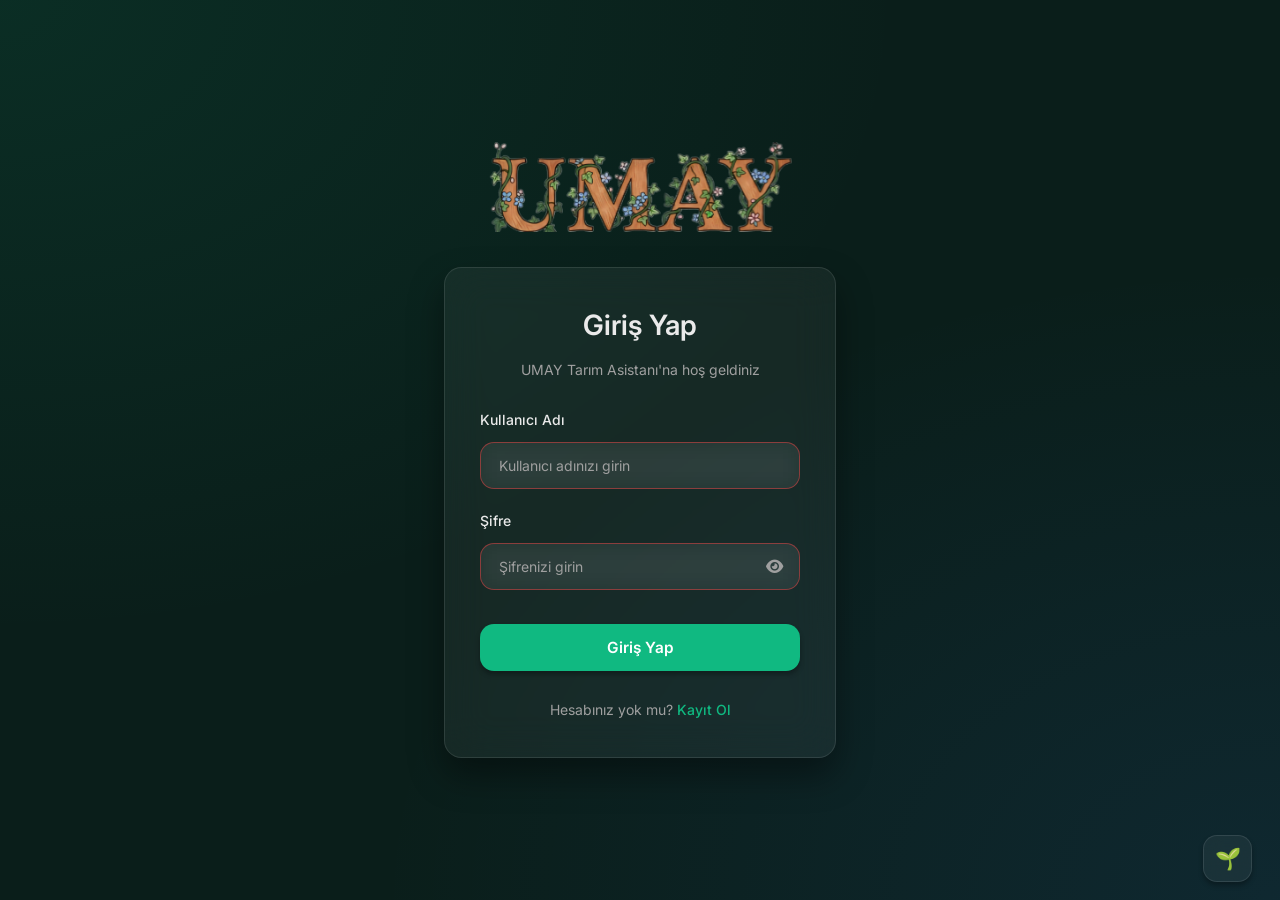
<file: Frontend/login.html>
<!DOCTYPE html>
<html lang="tr">
<head>
    <meta charset="UTF-8">
    <meta name="viewport" content="width=device-width, initial-scale=1.0">
    <title>Giriş Yap - UMAY</title>
    <meta name="description" content="UMAY Tarım Asistanı - Giriş Yap">
    <meta name="theme-color" content="#0a1e1a">
    
    <!-- Fonts -->
    <link rel="preconnect" href="https://fonts.googleapis.com">
    <link rel="preconnect" href="https://fonts.gstatic.com" crossorigin>
    <link href="https://fonts.googleapis.com/css2?family=Inter:wght@300;400;500;600;700&display=swap" rel="stylesheet">
    
    <!-- Font Awesome Icons -->
    <link rel="stylesheet" href="https://cdnjs.cloudflare.com/ajax/libs/font-awesome/6.5.1/css/all.min.css" integrity="sha512-DTOQO9RWCH3ppGqcWaEA1BIZOC6xxalwEsw9c2QQeAIftl+Vegovlnee1c9QX4TctnWMn13TZye+giMm8e2LwA==" crossorigin="anonymous" referrerpolicy="no-referrer" />
    
    <!-- Styles - Modüler yapı -->
    <link rel="stylesheet" href="static/css/themes.css">
    <link rel="stylesheet" href="static/css/main.css">
    <link rel="stylesheet" href="static/css/animations.css">
    <link rel="stylesheet" href="static/css/responsive.css">
    <link rel="stylesheet" href="static/css/auth.css">
</head>
<body>
    <!-- Ana kapsayıcı -->
    <div class="auth-container">
        <!-- Tema Butonu -->
        <button id="themeToggle" class="theme-btn-top" title="Tema Değiştir">
            <span class="theme-icon">🎨</span>
        </button>
        
        <!-- UMAY Logo -->
        <img src="static/img/UMAY.png" alt="UMAY" class="auth-logo">
        
        <!-- Login Form -->
        <div class="auth-form glass-card">
            <h2 class="auth-title">Giriş Yap</h2>
            <p class="auth-subtitle">UMAY Tarım Asistanı'na hoş geldiniz</p>
            
            <form id="loginForm" class="auth-form-content">
                <div class="form-group">
                    <label for="username" class="form-label">Kullanıcı Adı</label>
                    <input 
                        type="text" 
                        id="username" 
                        name="username" 
                        class="form-input" 
                        placeholder="Kullanıcı adınızı girin"
                        required
                        autocomplete="username"
                    >
                </div>
                
                <div class="form-group">
                    <label for="password" class="form-label">Şifre</label>
                    <div class="password-input-wrapper">
                        <input 
                            type="password" 
                            id="password" 
                            name="password" 
                            class="form-input" 
                            placeholder="Şifrenizi girin"
                            required
                            autocomplete="current-password"
                        >
                        <button type="button" class="password-toggle" id="passwordToggle" aria-label="Şifreyi göster/gizle">
                            <i class="fas fa-eye eye-icon"></i>
                        </button>
                    </div>
                </div>
                
                <div id="errorMessage" class="error-message" style="display: none;"></div>
                
                <button type="submit" class="auth-btn" id="loginBtn">
                    <span id="loginBtnText">Giriş Yap</span>
                    <span id="loginBtnLoader" class="btn-loader" style="display: none;">⏳</span>
                </button>
            </form>
            
            <div class="auth-footer">
                <p>Hesabınız yok mu? <a href="register.html" class="auth-link">Kayıt Ol</a></p>
            </div>
        </div>
    </div>
    
    <!-- Javascript - Modüler yapı -->
    <script src="static/js/utils.js"></script>
    <script src="static/js/api.js"></script>
    <script src="static/js/auth.js"></script>
</body>
</html>
</file>
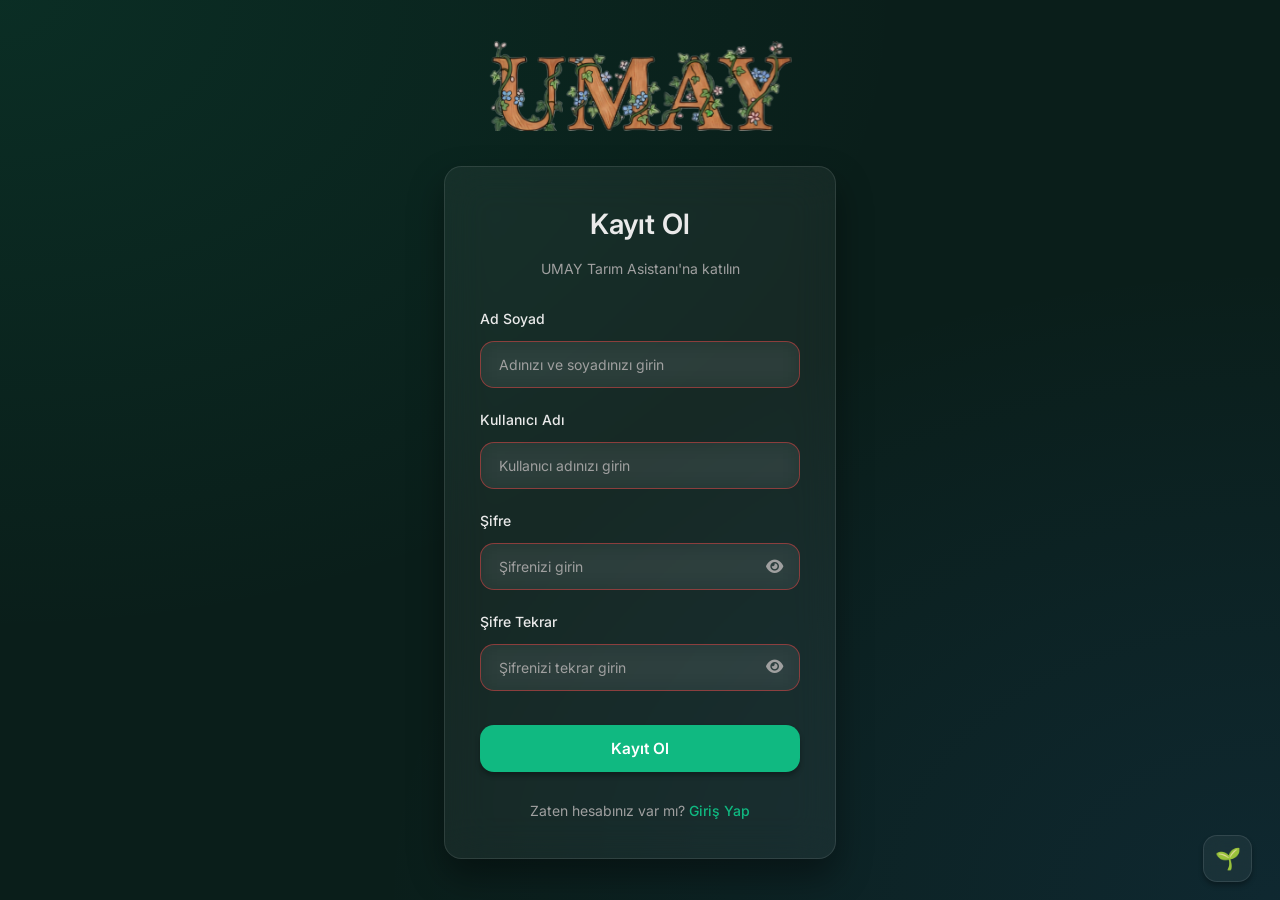
<file: Frontend/register.html>
<!DOCTYPE html>
<html lang="tr">
<head>
    <meta charset="UTF-8">
    <meta name="viewport" content="width=device-width, initial-scale=1.0">
    <title>Kayıt Ol - UMAY</title>
    <meta name="description" content="UMAY Tarım Asistanı - Kayıt Ol">
    <meta name="theme-color" content="#0a1e1a">
    
    <!-- Fonts -->
    <link rel="preconnect" href="https://fonts.googleapis.com">
    <link rel="preconnect" href="https://fonts.gstatic.com" crossorigin>
    <link href="https://fonts.googleapis.com/css2?family=Inter:wght@300;400;500;600;700&display=swap" rel="stylesheet">
    
    <!-- Font Awesome Icons -->
    <link rel="stylesheet" href="https://cdnjs.cloudflare.com/ajax/libs/font-awesome/6.5.1/css/all.min.css" integrity="sha512-DTOQO9RWCH3ppGqcWaEA1BIZOC6xxalwEsw9c2QQeAIftl+Vegovlnee1c9QX4TctnWMn13TZye+giMm8e2LwA==" crossorigin="anonymous" referrerpolicy="no-referrer" />
    
    <!-- Styles - Modüler yapı -->
    <link rel="stylesheet" href="static/css/themes.css">
    <link rel="stylesheet" href="static/css/main.css">
    <link rel="stylesheet" href="static/css/animations.css">
    <link rel="stylesheet" href="static/css/responsive.css">
    <link rel="stylesheet" href="static/css/auth.css">
</head>
<body>
    <!-- Ana kapsayıcı -->
    <div class="auth-container">
        <!-- Tema Butonu -->
        <button id="themeToggle" class="theme-btn-top" title="Tema Değiştir">
            <span class="theme-icon">🎨</span>
        </button>
        
        <!-- UMAY Logo -->
        <img src="static/img/UMAY.png" alt="UMAY" class="auth-logo">
        
        <!-- Register Form -->
        <div class="auth-form glass-card">
            <h2 class="auth-title">Kayıt Ol</h2>
            <p class="auth-subtitle">UMAY Tarım Asistanı'na katılın</p>
            
            <form id="registerForm" class="auth-form-content">
                <div class="form-group">
                    <label for="full_name" class="form-label">Ad Soyad</label>
                    <input 
                        type="text" 
                        id="full_name" 
                        name="full_name" 
                        class="form-input" 
                        placeholder="Adınızı ve soyadınızı girin"
                        required
                        autocomplete="name"
                    >
                </div>
                
                <div class="form-group">
                    <label for="username" class="form-label">Kullanıcı Adı</label>
                    <input 
                        type="text" 
                        id="username" 
                        name="username" 
                        class="form-input" 
                        placeholder="Kullanıcı adınızı girin"
                        required
                        autocomplete="username"
                    >
                </div>
                
                <div class="form-group">
                    <label for="password" class="form-label">Şifre</label>
                    <div class="password-input-wrapper">
                        <input 
                            type="password" 
                            id="password" 
                            name="password" 
                            class="form-input" 
                            placeholder="Şifrenizi girin"
                            required
                            autocomplete="new-password"
                            minlength="6"
                        >
                        <button type="button" class="password-toggle" id="passwordToggle" aria-label="Şifreyi göster/gizle">
                            <i class="fas fa-eye eye-icon"></i>
                        </button>
                    </div>
                </div>
                
                <div class="form-group">
                    <label for="confirmPassword" class="form-label">Şifre Tekrar</label>
                    <div class="password-input-wrapper">
                        <input 
                            type="password" 
                            id="confirmPassword" 
                            name="confirmPassword" 
                            class="form-input" 
                            placeholder="Şifrenizi tekrar girin"
                            required
                            autocomplete="new-password"
                            minlength="6"
                        >
                        <button type="button" class="password-toggle" id="confirmPasswordToggle" aria-label="Şifreyi göster/gizle">
                            <i class="fas fa-eye eye-icon"></i>
                        </button>
                    </div>
                </div>
                
                <div id="errorMessage" class="error-message" style="display: none;"></div>
                
                <button type="submit" class="auth-btn" id="registerBtn">
                    <span id="registerBtnText">Kayıt Ol</span>
                    <span id="registerBtnLoader" class="btn-loader" style="display: none;">⏳</span>
                </button>
            </form>
            
            <div class="auth-footer">
                <p>Zaten hesabınız var mı? <a href="login.html" class="auth-link">Giriş Yap</a></p>
            </div>
        </div>
    </div>
    
    <!-- Javascript - Modüler yapı -->
    <script src="static/js/utils.js"></script>
    <script src="static/js/api.js"></script>
    <script src="static/js/auth.js"></script>
</body>
</html>
</file>
<file: Frontend/static/css/themes.css>
/* Tema stilleri - Default, Dark ve Light temalar */

/* CSS Variables - Yeni Renk Paleti */
/* Default Theme (Yeşil - Mevcut Tema) */
:root,
[data-theme="default"] {
    /* Arka Plan - Koyu Lacivert/Yeşil */
    --bg-primary: #0a1e1a;
    --bg-secondary: #0f2d26;
    --bg-chat: #0d241f;
    --bg-glass: rgba(255, 255, 255, 0.05);
    --bg-glass-hover: rgba(255, 255, 255, 0.08);
    
    /* Metin Renkleri */
    --text-primary: #EAEAEA;
    --text-secondary: #A0A0A0;
    --text-muted: #6b7280;
    
    /* Tema Rengi - Yeşil */
    --accent: #10b981;
    --accent-hover: #059669;
    --accent-light: rgba(16, 185, 129, 0.2);
    
    /* Border ve Shadow - Responsive */
    --border-color: rgba(255, 255, 255, 0.1);
    --shadow: 0 0.25rem 0.375rem rgba(0, 0, 0, 0.3);
    --shadow-lg: 0 1.25rem 2.5rem rgba(0, 0, 0, 0.4);
    --shadow-xl: 0 1.5625rem 3.125rem rgba(0, 0, 0, 0.5);
    
    /* Input */
    --input-bg: rgba(255, 255, 255, 0.05);
    --input-border: rgba(255, 255, 255, 0.15);
    
    /* Mesaj Renkleri */
    --message-user: #3b82f6;
    --message-bot: rgba(255, 255, 255, 0.08);
    --message-text: #EAEAEA;
    
    /* Köşe Yuvarlaklığı - Responsive */
    --radius-sm: 0.75rem;
    --radius-md: 1rem;
    --radius-lg: 1.25rem;
}

/* Dark Theme (Saf Siyah) */
[data-theme="dark"] {
    --bg-primary: #000000;
    --bg-secondary: #1a1a1a;
    --bg-chat: #0f0f0f;
    --bg-glass: rgba(255, 255, 255, 0.03);
    --bg-glass-hover: rgba(255, 255, 255, 0.06);
    
    --text-primary: #FFFFFF;
    --text-secondary: #B0B0B0;
    --text-muted: #808080;
    
    --accent: #6b7280;
    --accent-hover: #4b5563;
    --accent-light: rgba(107, 114, 128, 0.2);
    
    --border-color: rgba(255, 255, 255, 0.08);
    --shadow: 0 4px 6px rgba(0, 0, 0, 0.5);
    --shadow-lg: 0 20px 40px rgba(0, 0, 0, 0.6);
    --shadow-xl: 0 25px 50px rgba(0, 0, 0, 0.7);
    
    --input-bg: rgba(255, 255, 255, 0.03);
    --input-border: rgba(255, 255, 255, 0.1);
    
    --message-user: #3b82f6;
    --message-bot: rgba(255, 255, 255, 0.05);
    --message-text: #FFFFFF;
}

/* Light Theme (Açık) */
[data-theme="light"] {
    --bg-primary: #f5f5f5;
    --bg-secondary: #ffffff;
    --bg-chat: #fafafa;
    --bg-glass: rgba(255, 255, 255, 0.8);
    --bg-glass-hover: rgba(255, 255, 255, 0.9);
    
    --text-primary: #1a1a1a;
    --text-secondary: #4b5563;
    --text-muted: #6b7280;
    
    --accent: #10b981;
    --accent-hover: #059669;
    --accent-light: rgba(16, 185, 129, 0.15);
    
    --border-color: rgba(0, 0, 0, 0.1);
    --shadow: 0 4px 6px rgba(0, 0, 0, 0.1);
    --shadow-lg: 0 20px 40px rgba(0, 0, 0, 0.15);
    --shadow-xl: 0 25px 50px rgba(0, 0, 0, 0.2);
    
    --input-bg: rgba(255, 255, 255, 0.9);
    --input-border: rgba(0, 0, 0, 0.2);
    
    --message-user: #3b82f6;
    --message-bot: rgba(0, 0, 0, 0.05);
    --message-text: #1a1a1a;
}
</file>
<file: Frontend/static/css/main.css>
/* ===== MODERN GLASSMORPHISM TASARIM ===== */
/* Ana stiller - Reset, base, components */

/* Reset */
* {
    margin: 0;
    padding: 0;
    box-sizing: border-box;
}

/* Base Styles - Responsive Font Size */
html {
    font-size: clamp(14px, 1vw, 18px); /* Responsive font size: min 14px, ideal 1vw, max 18px */
    scroll-behavior: smooth;
}

body {
    font-family: 'Inter', -apple-system, BlinkMacSystemFont, 'Segoe UI', Roboto, sans-serif;
    background: var(--bg-primary);
    background-image: 
        radial-gradient(at 0% 0%, rgba(16, 185, 129, 0.1) 0%, transparent 50%),
        radial-gradient(at 100% 100%, rgba(59, 130, 246, 0.1) 0%, transparent 50%);
    color: var(--text-primary);
    line-height: 1.6;
    overflow-x: hidden;
    transition: all 0.3s ease;
    min-height: 100vh;
}

/* Glassmorphism Effect */
.glass-card {
    background: var(--bg-glass);
    backdrop-filter: blur(20px);
    -webkit-backdrop-filter: blur(20px);
    border: 1px solid var(--border-color);
    box-shadow: var(--shadow-lg);
    transition: all 0.3s ease;
}

.glass-card:hover {
    background: var(--bg-glass-hover);
    box-shadow: var(--shadow-xl);
    transform: translateY(-2px);
}

/* App Container */
.app-container {
    min-height: 100vh;
    display: flex;
    flex-direction: column;
    background: var(--bg-primary);
    position: relative;
    padding: clamp(0.5rem, 1.5vh, 1rem) clamp(1rem, 3vw, 2rem) clamp(1rem, 3vh, 2rem);
    align-items: center;
}

/* Main Logo */
.main-logo {
    height: clamp(8vh, 9.6vw, 12vh);
    width: auto;
    object-fit: contain;
    margin: clamp(0.5rem, 1vh, 1rem) auto clamp(0.75rem, 2vh, 1rem);
    animation: fadeInDown 0.6s ease;
    z-index: 1;
}

/* Top Buttons Container */
.top-buttons {
    position: fixed;
    top: clamp(1rem, 2vh, 1.5rem);
    right: clamp(1rem, 3vw, 2rem);
    display: flex;
    align-items: center;
    gap: clamp(0.5rem, 1.2vw, 0.75rem);
    z-index: 1000;
}

.theme-btn-top {
    position: fixed;
    bottom: clamp(1rem, 2vh, 1.5rem);
    right: clamp(1rem, 3vw, 2rem);
    z-index: 1000;
    background: var(--bg-glass);
    border: 1px solid var(--border-color);
    cursor: pointer;
    padding: clamp(0.5rem, 1.2vw, 0.75rem);
    border-radius: var(--radius-md);
    transition: all 0.3s ease;
    color: var(--text-secondary);
    backdrop-filter: blur(10px);
    box-shadow: var(--shadow);
}

.theme-btn-top:hover {
    background: var(--bg-glass-hover);
    color: var(--text-primary);
    transform: rotate(15deg);
    box-shadow: var(--shadow);
}

.theme-btn-top .theme-icon {
    font-size: clamp(1.2rem, 2.5vw, 1.5rem);
}

/* Top Buttons Container */
.top-buttons {
    position: fixed;
    top: clamp(1rem, 2vh, 1.5rem);
    right: clamp(1rem, 3vw, 2rem);
    display: flex;
    align-items: center;
    gap: clamp(0.5rem, 1.2vw, 0.75rem);
    z-index: 1000;
}

/* Auth Buttons */
.auth-buttons {
    display: flex;
    align-items: center;
    gap: clamp(0.5rem, 1.2vw, 0.75rem);
}

.auth-btn-top {
    background: var(--bg-glass);
    border: 1px solid var(--border-color);
    cursor: pointer;
    padding: clamp(0.5rem, 1.2vw, 0.75rem) clamp(0.75rem, 2vw, 1rem);
    border-radius: var(--radius-md);
    transition: all 0.3s ease;
    color: var(--text-primary);
    text-decoration: none;
    font-size: clamp(0.85rem, 1.8vw, 0.95rem);
    font-weight: 500;
    backdrop-filter: blur(10px);
    display: inline-block;
}

.auth-btn-top:hover {
    background: var(--bg-glass-hover);
    color: var(--text-primary);
    transform: translateY(-2px);
    box-shadow: var(--shadow);
}

.auth-btn-top.register-btn {
    background: var(--accent);
    color: white;
    border-color: var(--accent);
}

.auth-btn-top.register-btn:hover {
    background: var(--accent-hover);
    border-color: var(--accent-hover);
}

.auth-btn-top.logout-btn {
    background: rgba(239, 68, 68, 0.1);
    border-color: rgba(239, 68, 68, 0.3);
    color: #ef4444;
}

.auth-btn-top.logout-btn:hover {
    background: rgba(239, 68, 68, 0.2);
    border-color: rgba(239, 68, 68, 0.5);
}

/* User Info */
.user-info {
    display: flex;
    align-items: center;
    gap: clamp(0.5rem, 1.2vw, 0.75rem);
}

.user-name {
    color: var(--text-primary);
    font-size: clamp(0.85rem, 1.8vw, 0.95rem);
    font-weight: 500;
    padding: clamp(0.5rem, 1.2vw, 0.75rem) clamp(0.75rem, 2vw, 1rem);
    background: var(--bg-glass);
    border: 1px solid var(--border-color);
    border-radius: var(--radius-md);
    backdrop-filter: blur(10px);
}

/* Panels Container */
.panels-container {
    display: flex;
    gap: clamp(1rem, 2vw, 1.5rem);
    width: min(95vw, 96.25rem); /* 1540px = 96.25rem */
    max-width: 96.25rem;
    align-items: stretch;
    justify-content: center;
    margin-top: clamp(1rem, 3vh, 2rem);
}

/* Sidebar Toggle Button */
.sidebar-toggle {
    position: fixed;
    top: clamp(0.75rem, 1.5vh, 1rem);
    left: clamp(0.75rem, 1.5vw, 1rem);
    z-index: 1000;
    background: var(--accent);
    border: none;
    border-radius: var(--radius-md);
    width: clamp(2.5rem, 5vw, 2.8125rem);
    height: clamp(2.5rem, 5vw, 2.8125rem);
    display: flex;
    align-items: center;
    justify-content: center;
    cursor: pointer;
    transition: all 0.3s ease;
    color: white;
    box-shadow: var(--shadow);
    backdrop-filter: blur(10px);
}

.sidebar-toggle:hover {
    background: var(--accent-hover);
    transform: scale(1.1);
    box-shadow: var(--shadow-lg);
}

.sidebar-icon {
    font-size: clamp(1rem, 2.2vw, 1.3rem);
}

/* Chat Sidebar */
.chat-sidebar {
    position: fixed;
    top: 0;
    left: clamp(-20rem, -80vw, -320px);
    width: clamp(17.5rem, 80vw, 20rem);
    height: 100vh;
    background: var(--bg-glass);
    backdrop-filter: blur(20px);
    -webkit-backdrop-filter: blur(20px);
    border-right: 1px solid var(--border-color);
    display: flex;
    flex-direction: column;
    overflow-y: auto;
    transition: left 0.3s ease;
    z-index: 999;
    box-shadow: var(--shadow-xl);
    /* Özel scrollbar stilleri */
    scrollbar-width: thin;
    scrollbar-color: var(--accent) transparent;
}

.chat-sidebar::-webkit-scrollbar {
    width: clamp(0.25rem, 0.5vw, 0.375rem);
}

.chat-sidebar::-webkit-scrollbar-track {
    background: transparent;
}

.chat-sidebar::-webkit-scrollbar-thumb {
    background: var(--accent);
    border-radius: clamp(0.125rem, 0.3vw, 0.1875rem);
}

.chat-sidebar::-webkit-scrollbar-thumb:hover {
    background: var(--accent-hover);
}

.chat-sidebar.open {
    left: 0;
}

/* Sidebar açıldığında toggle butonunu gizle */
body.sidebar-open .sidebar-toggle {
    opacity: 0;
    pointer-events: none;
    transform: scale(0.8);
    transition: opacity 0.3s ease, transform 0.3s ease;
}

.chat-header-sidebar {
    padding: clamp(1rem, 2.5vw, 1.5rem);
    border-bottom: 1px solid var(--border-color);
    background: var(--bg-glass);
}

.chat-header-title {
    display: flex;
    align-items: center;
    justify-content: space-between;
    margin-bottom: clamp(0.75rem, 1.5vh, 1rem);
}

.chat-header-sidebar h3 {
    font-size: clamp(1rem, 2.2vw, 1.25rem);
    font-weight: 600;
    color: var(--text-primary);
    margin: 0;
}

.close-sidebar-btn {
    background: transparent;
    border: none;
    cursor: pointer;
    padding: clamp(0.375rem, 0.8vw, 0.5rem);
    border-radius: var(--radius-sm);
    transition: all 0.2s ease;
    color: var(--text-secondary);
    display: flex;
    align-items: center;
    justify-content: center;
    width: clamp(1.75rem, 3.5vw, 2rem);
    height: clamp(1.75rem, 3.5vw, 2rem);
}

.close-sidebar-btn:hover {
    background: var(--bg-glass-hover);
    color: var(--text-primary);
    transform: scale(1.1);
}

.close-sidebar-btn i {
    font-size: clamp(0.9rem, 1.8vw, 1rem);
}

.new-chat-btn {
    width: 100%;
    padding: clamp(0.75rem, 1.5vw, 0.875rem);
    background: var(--accent);
    color: white;
    border: none;
    border-radius: var(--radius-md);
    font-size: clamp(0.85rem, 1.8vw, 0.95rem);
    font-weight: 500;
    cursor: pointer;
    transition: all 0.2s ease;
    box-shadow: var(--shadow);
}

.new-chat-btn:hover {
    background: var(--accent-hover);
    transform: translateY(-2px);
    box-shadow: var(--shadow-lg);
}

.chat-list {
    flex: 1;
    padding: clamp(0.75rem, 1.5vw, 1rem);
}

.chat-item {
    padding: clamp(0.75rem, 1.5vw, 1rem);
    margin-bottom: clamp(0.5rem, 1vh, 0.75rem);
    background: var(--bg-glass);
    backdrop-filter: blur(10px);
    border-radius: var(--radius-md);
    cursor: pointer;
    transition: all 0.3s ease;
    border: 1px solid transparent;
    display: flex;
    align-items: center;
    justify-content: space-between;
    gap: clamp(0.375rem, 0.8vw, 0.5rem);
    animation: slideInLeft 0.4s ease backwards;
}

.chat-item:hover {
    background: var(--bg-glass-hover);
    border-color: var(--border-color);
    transform: translateX(4px) scale(1.02);
    box-shadow: var(--shadow);
}

.chat-content {
    flex: 1;
    min-width: 0;
}

.chat-title {
    font-size: clamp(0.85rem, 1.8vw, 0.95rem);
    font-weight: 500;
    color: var(--text-primary);
    margin-bottom: clamp(0.125rem, 0.3vh, 0.25rem);
    white-space: nowrap;
    overflow: hidden;
    text-overflow: ellipsis;
}

.chat-time {
    font-size: clamp(0.65rem, 1.4vw, 0.75rem);
    color: var(--text-secondary);
}

.delete-chat-btn {
    background: none;
    border: none;
    cursor: pointer;
    padding: clamp(0.375rem, 0.8vw, 0.5rem);
    border-radius: var(--radius-sm);
    color: var(--text-secondary);
    transition: all 0.2s ease;
    opacity: 0;
    transform: scale(0.8);
}

.chat-item:hover .delete-chat-btn {
    opacity: 1;
    transform: scale(1);
}

.delete-chat-btn:hover {
    background: rgba(239, 68, 68, 0.2);
    color: #ef4444;
    transform: scale(1.1);
}

/* Info Panels */
.info-panel {
    width: min(26.4vw, 20.9rem); /* %10 büyütülmüş: 24vw*1.1=26.4vw, 19rem*1.1=20.9rem */
    height: min(80vh, 37.5rem);
    max-width: 20.9rem; /* %10 büyütülmüş: 19rem*1.1=20.9rem */
    max-height: 37.5rem;
    display: flex;
    flex-direction: column;
    overflow: hidden;
    border-radius: var(--radius-lg);
    flex-shrink: 0;
    animation: fadeInUp 0.6s ease backwards;
    position: relative;
}

/* Kilitli panel overlay */
.info-panel.locked {
    opacity: 0.6;
    pointer-events: none;
}

.info-panel.locked .panel-lock-overlay {
    position: absolute;
    top: 0;
    left: 0;
    right: 0;
    bottom: 0;
    background: rgba(0, 0, 0, 0.7);
    backdrop-filter: blur(10px);
    -webkit-backdrop-filter: blur(10px);
    display: flex;
    align-items: center;
    justify-content: center;
    z-index: 10;
    border-radius: var(--radius-lg);
    pointer-events: auto;
}

.panel-lock-overlay .lock-content {
    text-align: center;
    color: var(--text-primary);
    padding: clamp(1rem, 2vw, 1.5rem);
}

.panel-lock-overlay .lock-content i {
    font-size: clamp(2rem, 4vw, 3rem);
    color: var(--accent);
    margin-bottom: clamp(0.5rem, 1vw, 0.75rem);
    display: block;
}

.panel-lock-overlay .lock-content p {
    font-size: clamp(0.9rem, 1.8vw, 1.1rem);
    margin-bottom: clamp(0.75rem, 1.5vw, 1rem);
    color: var(--text-secondary);
}

.panel-lock-overlay .lock-login-btn {
    display: inline-block;
    padding: clamp(0.5rem, 1vw, 0.75rem) clamp(1rem, 2vw, 1.5rem);
    background: var(--accent);
    color: var(--text-primary);
    text-decoration: none;
    border-radius: var(--radius-md);
    font-size: clamp(0.85rem, 1.7vw, 1rem);
    font-weight: 500;
    transition: all 0.3s ease;
    border: 1px solid var(--accent);
}

.panel-lock-overlay .lock-login-btn:hover {
    background: var(--accent-hover);
    transform: translateY(-2px);
    box-shadow: var(--shadow-md);
}

.info-panel:nth-child(1) {
    animation-delay: 0.1s;
}

.info-panel:nth-child(3) {
    animation-delay: 0.2s;
}

.panel-header {
    padding: clamp(0.8rem, 2vh, 1.2rem) clamp(1rem, 2.4vw, 1.6rem); /* %20 küçültülmüş */
    background: var(--bg-glass);
    backdrop-filter: blur(10px);
    border-bottom: 1px solid var(--border-color);
    border-radius: var(--radius-lg) var(--radius-lg) 0 0;
}

.panel-header h3 {
    font-size: clamp(1.125rem, 2.5vw, 1.5rem);
    font-weight: 600;
    color: var(--text-primary);
    margin: 0;
}

.panel-content {
    flex: 1;
    padding: clamp(1.25rem, 3vw, 2rem);
    overflow-y: auto;
    overflow-x: hidden;
    scrollbar-width: thin;
    scrollbar-color: var(--accent) transparent;
}

.panel-content::-webkit-scrollbar {
    width: clamp(0.25rem, 0.5vw, 0.375rem);
}

.panel-content::-webkit-scrollbar-track {
    background: transparent;
}

.panel-content::-webkit-scrollbar-thumb {
    background: var(--accent);
    border-radius: clamp(0.125rem, 0.3vw, 0.1875rem);
}

.panel-placeholder {
    display: flex;
    flex-direction: column;
    align-items: center;
    justify-content: center;
    height: 100%;
    text-align: center;
    color: var(--text-secondary);
}

.placeholder-icon {
    font-size: clamp(3rem, 8vw, 5rem);
    margin-bottom: clamp(1rem, 2.5vh, 1.5rem);
    animation: float 3s ease-in-out infinite;
}


.panel-placeholder p {
    font-size: clamp(0.95rem, 2vw, 1.1rem);
    margin-bottom: clamp(1rem, 2.5vh, 1.5rem);
    line-height: 1.6;
    color: var(--text-secondary);
}

.panel-btn {
    background: var(--accent);
    color: white;
    border: none;
    border-radius: var(--radius-md);
    padding: clamp(0.75rem, 1.5vw, 0.875rem) clamp(1.5rem, 3vw, 2rem);
    font-size: clamp(0.9rem, 1.8vw, 1rem);
    font-weight: 500;
    cursor: pointer;
    transition: all 0.3s ease;
    box-shadow: var(--shadow);
}

.panel-btn:hover {
    background: var(--accent-hover);
    transform: translateY(-2px);
    box-shadow: var(--shadow-lg);
}

.panel-btn:disabled {
    background: var(--text-muted);
    cursor: not-allowed;
    transform: none;
    opacity: 0.6;
}

/* Weather Data Styles */
.weather-data {
    display: flex;
    flex-direction: column;
    gap: clamp(1rem, 2.5vh, 1.5rem);
    height: 100%;
}

.weather-main {
    text-align: center;
    padding: clamp(1rem, 2.5vh, 1.5rem) 0;
    border-bottom: 1px solid var(--border-color);
}

.weather-icon-large {
    font-size: clamp(3rem, 8vw, 5rem);
    margin-bottom: clamp(0.75rem, 1.5vh, 1rem);
    animation: weatherPulse 2s ease-in-out infinite;
}


.weather-temp {
    font-size: clamp(2rem, 5vw, 3rem);
    font-weight: 700;
    color: var(--text-primary);
    margin-bottom: clamp(0.375rem, 0.8vh, 0.5rem);
    background: linear-gradient(135deg, var(--accent), #3b82f6);
    -webkit-background-clip: text;
    -webkit-text-fill-color: transparent;
    background-clip: text;
}

.weather-desc {
    font-size: clamp(0.95rem, 2vw, 1.1rem);
    color: var(--text-secondary);
    text-transform: capitalize;
    font-weight: 500;
}

.weather-chart-container {
    margin: clamp(0.75rem, 1.5vh, 1rem) 0;
    padding: clamp(0.75rem, 1.5vw, 1rem);
    background: var(--bg-glass);
    border-radius: var(--radius-md);
    height: clamp(9.375rem, 20vh, 9.375rem);
}

.weather-apparent-temp-chart-container {
    margin: clamp(0.75rem, 1.5vh, 1rem) 0;
    padding: clamp(0.75rem, 1.5vw, 1rem) clamp(1.25rem, 2.5vw, 1.5rem);
    background: var(--bg-glass);
    border-radius: var(--radius-md);
    height: clamp(8rem, 18vh, 10rem);
    box-sizing: border-box;
    overflow: visible;
}

.weather-apparent-temp-chart-container canvas {
    max-width: 100%;
}

.weather-chart-title {
    font-size: clamp(0.9rem, 1.8vw, 1rem);
    color: var(--text-primary);
    font-weight: 600;
    margin-bottom: clamp(0.5rem, 1vh, 0.75rem);
    text-align: center;
}

.weather-details {
    display: flex;
    flex-direction: column;
    gap: clamp(0.75rem, 1.5vh, 1rem);
}

.weather-item {
    display: flex;
    justify-content: space-between;
    align-items: center;
    padding: clamp(0.5rem, 1.2vw, 0.75rem);
    background: var(--bg-glass);
    border-radius: var(--radius-sm);
    transition: all 0.2s ease;
}

.weather-item:hover {
    background: var(--bg-glass-hover);
    transform: translateX(4px);
}

.weather-label {
    font-size: clamp(0.8rem, 1.7vw, 0.9rem);
    color: var(--text-secondary);
    font-weight: 500;
    display: flex;
    align-items: center;
    gap: clamp(0.375rem, 0.8vw, 0.5rem);
}

.weather-label-icon {
    font-size: clamp(0.95rem, 2vw, 1.1rem);
}

.weather-value {
    font-size: clamp(0.85rem, 1.7vw, 0.95rem); /* Biraz küçültülmüş */
    color: var(--text-primary);
    font-weight: 600;
}

/* Soil Data Styles */
.soil-data {
    display: flex;
    flex-direction: column;
    gap: clamp(1rem, 2.5vh, 1.5rem);
    height: 100%;
}

.soil-main {
    text-align: center;
    padding: clamp(1rem, 2.5vh, 1.5rem) 0;
    border-bottom: 1px solid var(--border-color);
}

.soil-type {
    font-size: clamp(1.125rem, 2.5vw, 1.5rem);
    font-weight: 600;
    color: var(--text-primary);
    margin-bottom: clamp(0.375rem, 0.8vh, 0.5rem);
}

.soil-desc {
    font-size: clamp(0.8rem, 1.7vw, 0.9rem);
    color: var(--text-secondary);
    line-height: 1.5;
}

.soil-charts-container {
    display: flex;
    flex-direction: column;
    gap: clamp(1rem, 2.5vh, 1.5rem);
}

.soil-chart-item {
    background: var(--bg-glass);
    border-radius: var(--radius-md);
    padding: clamp(0.75rem, 1.5vw, 1rem);
    border: 1px solid var(--border-color);
}

.soil-chart-title {
    font-size: clamp(0.8rem, 1.7vw, 0.9rem);
    color: var(--text-secondary);
    margin-bottom: clamp(0.5rem, 1.2vh, 0.75rem);
    font-weight: 500;
}

.soil-chart-canvas {
    position: relative;
    height: clamp(7.5rem, 15vh, 7.5rem);
}

.soil-details {
    display: flex;
    flex-direction: column;
    gap: clamp(0.5rem, 1.2vh, 0.75rem);
}

.soil-item {
    display: flex;
    justify-content: space-between;
    align-items: center;
    padding: clamp(0.5rem, 1.2vw, 0.75rem);
    background: var(--bg-glass);
    border-radius: var(--radius-sm);
    transition: all 0.2s ease;
    gap: clamp(0.5rem, 1vw, 0.75rem);
    min-width: 0; /* Flex item'ların shrink olmasını sağla */
}

.soil-item:hover {
    background: var(--bg-glass-hover);
    transform: translateX(4px);
}

.soil-label {
    font-size: clamp(0.8rem, 1.7vw, 0.9rem);
    color: var(--text-secondary);
    font-weight: 500;
    flex: 1;
    min-width: 0; /* Flex item'ın shrink olmasını sağla */
    white-space: nowrap; /* Alt satıra geçmesini önle */
    overflow: hidden; /* Taşan metni gizle */
    text-overflow: ellipsis; /* Taşan metne "..." ekle */
}

.soil-value {
    font-size: clamp(0.9rem, 1.8vw, 1rem);
    color: var(--text-primary);
    font-weight: 600;
    flex-shrink: 0; /* Değer kısmının küçülmesini önle */
    white-space: nowrap; /* Alt satıra geçmesini önle */
    text-align: right; /* Değerleri sağa hizala */
}

/* Progress Bar */
.progress-bar-container {
    margin-top: clamp(0.375rem, 0.8vh, 0.5rem);
    height: clamp(0.375rem, 0.8vh, 0.5rem);
    background: var(--bg-glass);
    border-radius: clamp(0.1875rem, 0.4vw, 0.25rem);
    overflow: hidden;
}

.progress-bar {
    height: 100%;
    background: linear-gradient(90deg, var(--accent), var(--accent-hover));
    border-radius: clamp(0.1875rem, 0.4vw, 0.25rem);
    transition: width 1s ease;
    animation: progressFill 1s ease;
}


/* Gauge Container */
.gauge-container {
    position: relative;
    width: 100%;
    height: clamp(7.5rem, 15vh, 7.5rem);
    display: flex;
    align-items: center;
    justify-content: center;
}

.gauge-value {
    position: absolute;
    font-size: clamp(1.125rem, 2.5vw, 1.5rem);
    font-weight: 700;
    color: var(--text-primary);
}

/* Chat Container */
.chat-container {
    width: min(48vw, 37.5rem);
    height: min(80vh, 37.5rem);
    max-width: 37.5rem;
    max-height: 37.5rem;
    display: flex;
    flex-direction: column;
    overflow: hidden;
    border-radius: var(--radius-lg);
    flex-shrink: 0;
    animation: fadeInUp 0.6s ease 0.15s backwards;
}

/* Chat Header - Removed */

.theme-btn {
    background: var(--bg-glass);
    border: 1px solid var(--border-color);
    cursor: pointer;
    padding: clamp(0.5rem, 1.2vw, 0.75rem);
    border-radius: var(--radius-md);
    transition: all 0.3s ease;
    color: var(--text-secondary);
    backdrop-filter: blur(10px);
}

.theme-btn:hover {
    background: var(--bg-glass-hover);
    color: var(--text-primary);
    transform: rotate(15deg);
}

.theme-icon {
    font-size: clamp(1.2rem, 2.5vw, 1.5rem);
}

/* Chat Messages */
.chat-messages {
    flex: 1;
    overflow-y: auto;
    padding: clamp(1.25rem, 3vw, 2rem);
    display: flex;
    flex-direction: column;
    gap: clamp(0.875rem, 2vh, 1.25rem);
    scrollbar-width: thin;
    scrollbar-color: var(--accent) transparent;
}

.chat-messages::-webkit-scrollbar {
    width: clamp(0.25rem, 0.5vw, 0.375rem);
}

.chat-messages::-webkit-scrollbar-track {
    background: transparent;
}

.chat-messages::-webkit-scrollbar-thumb {
    background: var(--accent);
    border-radius: clamp(0.125rem, 0.3vw, 0.1875rem);
}

/* Welcome Message */
.welcome-message {
    text-align: center;
    padding: clamp(1.25rem, 3vh, 2rem) clamp(0.75rem, 1.5vw, 1rem);
    color: var(--text-secondary);
}

.welcome-logo {
    width: min(26.25vh, 21vw); /* %5 büyütülmüş: 25vh*1.05=26.25vh, 20vw*1.05=21vw */
    height: min(26.25vh, 21vw); /* %5 büyütülmüş */
    max-width: clamp(10.5rem, 26.25vw, 11.8125rem); /* %5 büyütülmüş: 10rem*1.05=10.5rem, 25vw*1.05=26.25vw, 11.25rem*1.05=11.8125rem */
    max-height: clamp(10.5rem, 26.25vw, 11.8125rem); /* %5 büyütülmüş */
    object-fit: contain;
    margin: 0 auto clamp(1rem, 2.5vh, 1.5rem);
    animation: float 3s ease-in-out infinite;
    filter: drop-shadow(0 clamp(0.5rem, 1.5vw, 0.625rem) clamp(1rem, 2.5vw, 1.25rem) rgba(0, 0, 0, 0.3));
}

.welcome-icon {
    display: none; /* Eski emoji gizlendi */
}

.welcome-message h3 {
    font-size: clamp(1.375rem, 3vw, 1.75rem);
    font-weight: 600;
    margin-bottom: clamp(0.5rem, 1.2vh, 0.75rem);
    color: var(--text-primary);
}

.welcome-message p {
    font-size: clamp(0.95rem, 2vw, 1.1rem);
    color: var(--text-secondary);
    margin-bottom: clamp(1.25rem, 3vh, 2rem);
}

/* Example Questions */
.example-questions {
    display: flex;
    flex-direction: column;
    gap: clamp(0.5rem, 1.2vh, 0.75rem);
    max-width: clamp(18.75rem, 40vw, 31.25rem);
    margin: 0 auto;
}

.example-question-btn {
    padding: clamp(0.75rem, 1.5vw, 0.875rem) clamp(1.25rem, 2.5vw, 1.5rem);
    background: var(--bg-glass);
    border: 1px solid var(--border-color);
    border-radius: var(--radius-md);
    color: var(--text-primary);
    font-size: clamp(0.85rem, 1.8vw, 0.95rem);
    cursor: pointer;
    transition: all 0.3s ease;
    text-align: left;
    backdrop-filter: blur(10px);
}

.example-question-btn:hover {
    background: var(--accent);
    border-color: var(--accent);
    color: white;
    transform: translateX(8px) scale(1.02);
    box-shadow: var(--shadow);
}

/* Message Styles */
.message {
    display: flex;
    flex-direction: column;
    gap: clamp(0.375rem, 0.8vh, 0.5rem);
    max-width: 80%;
    animation: messageSlide 0.4s ease;
}

.message.user {
    align-self: flex-end;
}

.message.bot {
    align-self: flex-start;
}

.message-bubble {
    padding: clamp(0.75rem, 1.5vw, 1rem) clamp(0.875rem, 2vw, 1.25rem);
    border-radius: var(--radius-md);
    font-size: clamp(0.9rem, 1.8vw, 1rem);
    line-height: 1.6;
    word-wrap: break-word;
}

.message.user .message-bubble {
    background: var(--message-user);
    color: white;
    border-bottom-right-radius: clamp(0.1875rem, 0.4vw, 0.25rem);
    box-shadow: var(--shadow);
}

.message.bot .message-bubble {
    background: var(--message-bot);
    color: var(--message-text);
    border-bottom-left-radius: clamp(0.1875rem, 0.4vw, 0.25rem);
    border: 1px solid var(--border-color);
}

/* Streaming kelime animasyonu - soldan sağa fade-in */
.streaming-word {
    display: inline-block;
    will-change: opacity, transform;
}

.message-time {
    font-size: clamp(0.65rem, 1.4vw, 0.75rem);
    color: var(--text-secondary);
    align-self: flex-end;
    padding: 0 clamp(0.375rem, 0.8vw, 0.5rem);
}

/* Chat Input */
.chat-input-container {
    padding: clamp(0.8rem, 2vh, 1.2rem) clamp(1rem, 2.4vw, 1.6rem); /* %20 küçültülmüş */
    background: var(--bg-glass);
    backdrop-filter: blur(10px);
    border-top: 1px solid var(--border-color);
}

.chat-input-wrapper {
    display: flex;
    gap: clamp(0.75rem, 1.5vw, 1rem);
    align-items: center;
}

#messageInput {
    flex: 1;
    padding: clamp(0.75rem, 1.5vw, 1rem) clamp(1rem, 2.5vw, 1.5rem);
    border: 1px solid var(--input-border);
    border-radius: var(--radius-lg);
    background: var(--input-bg);
    color: var(--text-primary);
    font-size: clamp(0.9rem, 1.8vw, 1rem);
    outline: none;
    transition: all 0.3s ease;
    backdrop-filter: blur(10px);
}

#messageInput:focus {
    border-color: var(--accent);
    box-shadow: 0 0 0 clamp(0.125rem, 0.3vw, 0.1875rem) var(--accent-light);
    background: var(--bg-glass-hover);
}

#messageInput:disabled {
    background: var(--bg-secondary);
    color: var(--text-muted);
    cursor: not-allowed;
    opacity: 0.6;
}

#messageInput::placeholder {
    color: var(--text-secondary);
}

.send-btn {
    background: var(--accent);
    border: none;
    border-radius: 50%;
    width: clamp(3rem, 6vw, 3.125rem);
    height: clamp(3rem, 6vw, 3.125rem);
    display: flex;
    align-items: center;
    justify-content: center;
    cursor: pointer;
    transition: all 0.3s ease;
    color: white;
    box-shadow: var(--shadow);
}

.send-btn:hover {
    background: var(--accent-hover);
    transform: scale(1.1);
    box-shadow: var(--shadow-lg);
}

.send-btn:disabled {
    background: var(--text-muted);
    cursor: not-allowed;
    transform: none;
    opacity: 0.6;
}

.send-icon {
    font-size: clamp(1rem, 2.2vw, 1.2rem);
}

/* Typing Indicator */
.typing-indicator {
    display: flex;
    align-items: center;
    gap: clamp(0.375rem, 0.8vw, 0.5rem);
    color: var(--text-secondary);
    font-size: clamp(0.85rem, 1.8vw, 0.95rem);
}

.typing-dots {
    display: inline-flex !important;
    gap: clamp(0.25rem, 0.5vw, 0.375rem);
    align-items: center;
}

.typing-dots span {
    width: clamp(0.4rem, 0.8vw, 0.5rem) !important;
    height: clamp(0.4rem, 0.8vw, 0.5rem) !important;
    border-radius: 50%;
    background: var(--accent) !important;
    animation: typingPulse 1.2s infinite ease-in-out;
    display: inline-block !important;
    opacity: 1 !important;
    visibility: visible !important;
}

.typing-dots span:nth-child(1) { 
    animation-delay: 0s; 
    display: inline-block !important;
}

.typing-dots span:nth-child(2) { 
    animation-delay: 0.2s;
    display: inline-block !important;
}

.typing-dots span:nth-child(3) { 
    animation-delay: 0.4s;
    display: inline-block !important;
}
</file>
<file: Frontend/static/css/animations.css>
/* Animasyonlar - @keyframes tanımlamaları */

@keyframes fadeInDown {
    from {
        opacity: 0;
        transform: translateY(clamp(-1rem, -2vh, -1.25rem));
    }
    to {
        opacity: 1;
        transform: translateY(0);
    }
}

@keyframes float {
    0%, 100% { transform: translateY(0); }
    50% { transform: translateY(clamp(-0.5rem, -1vh, -0.625rem)); }
}

@keyframes weatherPulse {
    0%, 100% { transform: scale(1); }
    50% { transform: scale(1.1); }
}

@keyframes progressFill {
    from { width: 0; }
}

@keyframes typingPulse {
    0%, 60%, 100% { 
        opacity: 0.3;
        transform: scale(0.8);
    }
    30% { 
        opacity: 1;
        transform: scale(1.2);
    }
}

@keyframes fadeInUp {
    from {
        opacity: 0;
        transform: translateY(clamp(1.5rem, 4vh, 1.875rem));
    }
    to {
        opacity: 1;
        transform: translateY(0);
    }
}

@keyframes slideInLeft {
    from {
        opacity: 0;
        transform: translateX(clamp(-1rem, -2.5vw, -1.25rem));
    }
    to {
        opacity: 1;
        transform: translateX(0);
    }
}

@keyframes messageSlide {
    from {
        opacity: 0;
        transform: translateY(clamp(0.5rem, 1.2vh, 0.625rem));
    }
    to {
        opacity: 1;
        transform: translateY(0);
    }
}
</file>
<file: Frontend/static/css/responsive.css>
/* Responsive stiller - @media queries */

@media (max-width: 75rem) { /* 1200px */
    .panels-container {
        flex-direction: column;
        gap: clamp(1rem, 2.5vh, 1.5rem);
        align-items: center;
    }
    
    .info-panel {
        width: 100%;
        max-width: min(80vw, 20.9rem); /* %10 büyütülmüş: 19rem*1.1=20.9rem */
        height: min(40vh, 15rem);
    }
    
    .chat-container {
        width: 100%;
        max-width: min(90vw, 37.5rem);
        height: min(70vh, 32.5rem);
    }
}

@media (max-width: 48rem) { /* 768px - Tablet ve Mobil */
    .app-container {
        padding: clamp(0.5rem, 1.5vw, 0.75rem);
        min-height: 100vh;
    }
    
    .panels-container {
        flex-direction: column;
        gap: clamp(1rem, 3vh, 1.5rem);
        align-items: stretch;
        width: 100%;
        max-width: 100%;
        margin-top: clamp(0.5rem, 2vh, 1rem);
    }
    
    .info-panel {
        width: 100% !important;
        height: auto !important;
        min-height: clamp(20rem, 40vh, 25rem);
        max-width: 100% !important;
        max-height: none !important;
    }
    
    .chat-container {
        width: 100% !important;
        height: auto !important;
        min-height: clamp(25rem, 50vh, 35rem);
        max-width: 100% !important;
        max-height: none !important;
    }
    
    .chat-sidebar {
        width: min(17.5rem, 85vw);
        max-width: 17.5rem;
    }
    
    .main-logo {
        height: clamp(6vh, 8vw, 10vh);
        max-height: clamp(4rem, 10vw, 6rem);
        margin: clamp(0.25rem, 1vh, 0.5rem) auto clamp(0.5rem, 1.5vh, 0.75rem);
    }
    
    .theme-btn-top {
        bottom: clamp(0.5rem, 1.5vh, 0.75rem);
        right: clamp(0.5rem, 2vw, 1rem);
        padding: clamp(0.5rem, 1.2vw, 0.625rem);
    }
    
    .sidebar-toggle {
        top: clamp(0.5rem, 1.5vh, 0.75rem);
        left: clamp(0.5rem, 1.5vw, 0.75rem);
        width: clamp(2.5rem, 6vw, 3rem);
        height: clamp(2.5rem, 6vw, 3rem);
    }
    
    .panel-header {
        padding: clamp(0.8rem, 2vh, 1rem) clamp(0.8rem, 2vw, 1.2rem) !important; /* %20 küçültülmüş */
    }
    
    .panel-header h3 {
        font-size: clamp(1.125rem, 3vw, 1.375rem) !important;
    }
    
    .panel-content {
        padding: clamp(1rem, 2.5vw, 1.5rem) !important;
        min-height: auto;
    }
    
    .chat-messages {
        padding: clamp(1rem, 2.5vh, 1.5rem) !important;
        min-height: clamp(15rem, 30vh, 20rem);
    }
    
    .chat-input-container {
        padding: clamp(0.8rem, 2vh, 1rem) clamp(0.8rem, 2vw, 1.2rem) !important; /* %20 küçültülmüş */
    }
    
    .message {
        max-width: 85%;
    }
    
    .message-bubble {
        font-size: clamp(0.95rem, 2.2vw, 1.05rem) !important;
        padding: clamp(0.875rem, 2vw, 1rem) clamp(1rem, 2.5vw, 1.25rem) !important;
    }
    
    #messageInput {
        font-size: clamp(0.95rem, 2.2vw, 1.05rem) !important;
        padding: clamp(0.875rem, 2vw, 1rem) clamp(1rem, 2.5vw, 1.5rem) !important;
    }
    
    .send-btn {
        width: clamp(2.75rem, 6.5vw, 3.125rem) !important;
        height: clamp(2.75rem, 6.5vw, 3.125rem) !important;
    }
    
    .weather-temp {
        font-size: clamp(2.25rem, 6vw, 2.75rem) !important;
    }
    
    .weather-icon-large {
        font-size: clamp(3.5rem, 9vw, 4.5rem) !important;
    }
    
    .soil-chart-canvas {
        height: clamp(10rem, 20vh, 12rem) !important;
    }
    
    .panel-btn {
        padding: clamp(0.875rem, 2vw, 1rem) clamp(1.5rem, 4vw, 2rem) !important;
        font-size: clamp(0.95rem, 2.2vw, 1.05rem) !important;
    }
}

@media (max-width: 30rem) { /* 480px - Küçük Telefonlar */
    .app-container {
        padding: clamp(0.5rem, 2vw, 0.75rem);
        min-height: 100vh;
    }
    
    .panels-container {
        gap: clamp(1rem, 3vh, 1.25rem);
        align-items: stretch;
        width: 100%;
        max-width: 100%;
        margin-top: clamp(0.5rem, 2vh, 0.75rem);
    }
    
    .info-panel {
        width: 100% !important;
        height: auto !important;
        min-height: clamp(18rem, 35vh, 22rem);
        max-width: 100% !important;
        max-height: none !important;
    }
    
    .chat-container {
        width: 100% !important;
        height: auto !important;
        min-height: clamp(22rem, 45vh, 30rem);
        max-width: 100% !important;
        max-height: none !important;
        border-radius: var(--radius-md);
    }
    
    .chat-sidebar {
        width: 100% !important;
        max-width: 100%;
        left: -100%;
    }
    
    .main-logo {
        height: clamp(5vh, 7vw, 8vh);
        max-height: clamp(3rem, 8vw, 4.5rem);
        margin: clamp(0.25rem, 1vh, 0.5rem) auto clamp(0.5rem, 1.5vh, 0.75rem);
    }
    
    .theme-btn-top {
        bottom: clamp(0.5rem, 1.5vh, 0.75rem);
        right: clamp(0.5rem, 2vw, 0.75rem);
        padding: clamp(0.5rem, 1.2vw, 0.625rem);
    }
    
    .sidebar-toggle {
        top: clamp(0.5rem, 1.5vh, 0.75rem);
        left: clamp(0.5rem, 1.5vw, 0.75rem);
        width: clamp(2.5rem, 6.5vw, 3rem);
        height: clamp(2.5rem, 6.5vw, 3rem);
    }
    
    .panel-header {
        padding: clamp(0.7rem, 1.6vh, 0.8rem) clamp(0.7rem, 1.6vw, 1rem) !important; /* %20 küçültülmüş */
    }
    
    .panel-header h3 {
        font-size: clamp(1rem, 2.8vw, 1.25rem) !important;
    }
    
    .panel-content {
        padding: clamp(0.875rem, 2vw, 1.25rem) !important;
    }
    
    .chat-messages {
        padding: clamp(0.875rem, 2vh, 1.25rem) !important;
        min-height: clamp(12rem, 25vh, 16rem);
    }
    
    .chat-input-container {
        padding: clamp(0.7rem, 1.6vh, 0.8rem) clamp(0.7rem, 1.6vw, 1rem) !important; /* %20 küçültülmüş */
    }
    
    .message {
        max-width: 90%;
    }
    
    .message-bubble {
        font-size: clamp(0.9rem, 2vw, 1rem) !important;
        padding: clamp(0.75rem, 1.8vw, 0.875rem) clamp(0.875rem, 2vw, 1rem) !important;
    }
    
    #messageInput {
        font-size: clamp(0.9rem, 2vw, 1rem) !important;
        padding: clamp(0.75rem, 1.8vw, 0.875rem) clamp(0.875rem, 2vw, 1.25rem) !important;
    }
    
    .send-btn {
        width: clamp(2.5rem, 6vw, 2.875rem) !important;
        height: clamp(2.5rem, 6vw, 2.875rem) !important;
    }
    
    .weather-temp {
        font-size: clamp(2rem, 5.5vw, 2.5rem) !important;
    }
    
    .weather-icon-large {
        font-size: clamp(3rem, 8vw, 4rem) !important;
    }
    
    .weather-desc {
        font-size: clamp(0.9rem, 2vw, 1rem) !important;
    }
    
    .soil-chart-canvas {
        height: clamp(8rem, 18vh, 10rem) !important;
    }
    
    .panel-btn {
        padding: clamp(0.75rem, 1.8vw, 0.875rem) clamp(1.25rem, 3.5vw, 1.75rem) !important;
        font-size: clamp(0.9rem, 2vw, 1rem) !important;
    }
    
    .placeholder-icon {
        font-size: clamp(2.5rem, 7vw, 3.5rem);
    }
    
    .panel-placeholder p {
        font-size: clamp(0.9rem, 2vw, 1rem);
    }
    
    .welcome-message h3 {
        font-size: clamp(1.125rem, 3vw, 1.375rem);
    }
    
    .welcome-message p {
        font-size: clamp(0.9rem, 2vw, 1rem);
    }
    
    .example-question-btn {
        font-size: clamp(0.9rem, 2vw, 1rem) !important;
        padding: clamp(0.75rem, 1.8vw, 0.875rem) clamp(1rem, 2.5vw, 1.25rem) !important;
    }
}
</file>
<file: Frontend/static/css/auth.css>
/* Auth sayfaları için özel stiller */

/* Auth Container */
.auth-container {
    min-height: 100vh;
    display: flex;
    flex-direction: column;
    align-items: center;
    justify-content: center;
    background: var(--bg-primary);
    background-image: 
        radial-gradient(at 0% 0%, rgba(16, 185, 129, 0.1) 0%, transparent 50%),
        radial-gradient(at 100% 100%, rgba(59, 130, 246, 0.1) 0%, transparent 50%);
    padding: clamp(1rem, 3vh, 2rem);
    position: relative;
}

/* Auth Logo */
.auth-logo {
    height: clamp(6vh, 8vw, 10vh);
    width: auto;
    object-fit: contain;
    margin-bottom: clamp(1.5rem, 4vh, 2.5rem);
    animation: fadeInDown 0.6s ease;
    z-index: 1;
}

/* Auth Form Container */
.auth-form {
    width: 100%;
    max-width: clamp(20rem, 90vw, 28rem);
    padding: clamp(1.5rem, 4vw, 2.5rem);
    border-radius: var(--radius-lg);
    animation: fadeInUp 0.6s ease;
}

/* Auth Title */
.auth-title {
    font-size: clamp(1.5rem, 4vw, 2rem);
    font-weight: 600;
    color: var(--text-primary);
    text-align: center;
    margin-bottom: clamp(0.5rem, 1.5vh, 0.75rem);
}

/* Auth Subtitle */
.auth-subtitle {
    font-size: clamp(0.9rem, 2vw, 1rem);
    color: var(--text-secondary);
    text-align: center;
    margin-bottom: clamp(1.5rem, 4vh, 2rem);
}

/* Auth Form Content */
.auth-form-content {
    display: flex;
    flex-direction: column;
    gap: clamp(1rem, 2.5vh, 1.5rem);
}

/* Form Group */
.form-group {
    display: flex;
    flex-direction: column;
    gap: clamp(0.5rem, 1.2vh, 0.75rem);
}

/* Form Label */
.form-label {
    font-size: clamp(0.9rem, 2vw, 1rem);
    font-weight: 500;
    color: var(--text-primary);
}

/* Form Input */
.form-input {
    width: 100%;
    padding: clamp(0.75rem, 1.8vw, 1rem) clamp(1rem, 2.5vw, 1.25rem);
    border: 1px solid var(--input-border);
    border-radius: var(--radius-md);
    background: var(--input-bg);
    color: var(--text-primary);
    font-size: clamp(0.9rem, 2vw, 1rem);
    font-family: inherit;
    outline: none;
    transition: all 0.3s ease;
    backdrop-filter: blur(10px);
}

.form-input:focus {
    border-color: var(--accent);
    box-shadow: 0 0 0 clamp(0.125rem, 0.3vw, 0.1875rem) var(--accent-light);
    background: var(--bg-glass-hover);
}

.form-input:invalid {
    border-color: rgba(239, 68, 68, 0.5);
}

.form-input::placeholder {
    color: var(--text-secondary);
}

/* Password Input Wrapper */
.password-input-wrapper {
    position: relative;
    display: flex;
    align-items: center;
}

.password-input-wrapper .form-input {
    padding-right: clamp(2.5rem, 6vw, 3rem);
}

/* Password Toggle Button */
.password-toggle {
    position: absolute;
    right: clamp(0.5rem, 1.2vw, 0.75rem);
    background: none;
    border: none;
    cursor: pointer;
    padding: clamp(0.25rem, 0.6vw, 0.5rem);
    display: flex;
    align-items: center;
    justify-content: center;
    transition: all 0.3s ease;
    color: var(--text-secondary);
    z-index: 10;
}

.password-toggle:hover {
    color: var(--text-primary);
    transform: scale(1.1);
}

.password-toggle:active {
    transform: scale(0.95);
}

.eye-icon {
    font-size: clamp(0.9rem, 2vw, 1.1rem);
    color: var(--text-secondary);
    transition: color 0.3s ease;
    user-select: none;
    pointer-events: none;
}

.password-toggle:hover .eye-icon {
    color: var(--text-primary);
}

/* Auth Button */
.auth-btn {
    width: 100%;
    padding: clamp(0.75rem, 2vw, 1rem) clamp(1.5rem, 4vw, 2rem);
    background: var(--accent);
    border: none;
    border-radius: var(--radius-md);
    color: white;
    font-size: clamp(1rem, 2.5vw, 1.1rem);
    font-weight: 600;
    font-family: inherit;
    cursor: pointer;
    transition: all 0.3s ease;
    display: flex;
    align-items: center;
    justify-content: center;
    gap: clamp(0.5rem, 1.2vw, 0.75rem);
    margin-top: clamp(0.5rem, 1.5vh, 1rem);
    box-shadow: var(--shadow);
}

.auth-btn:hover:not(:disabled) {
    background: var(--accent-hover);
    transform: translateY(-2px);
    box-shadow: var(--shadow-lg);
}

.auth-btn:active:not(:disabled) {
    transform: translateY(0);
}

.auth-btn:disabled {
    background: var(--text-muted);
    cursor: not-allowed;
    opacity: 0.6;
    transform: none;
}

/* Button Loader */
.btn-loader {
    font-size: clamp(1rem, 2.5vw, 1.2rem);
    animation: spin 1s linear infinite;
}

@keyframes spin {
    from {
        transform: rotate(0deg);
    }
    to {
        transform: rotate(360deg);
    }
}

/* Error Message */
.error-message {
    padding: clamp(0.75rem, 2vw, 1rem);
    background: rgba(239, 68, 68, 0.1);
    border: 1px solid rgba(239, 68, 68, 0.3);
    border-radius: var(--radius-md);
    color: #ef4444;
    font-size: clamp(0.85rem, 2vw, 0.95rem);
    text-align: center;
    margin-top: clamp(0.5rem, 1.5vh, 1rem);
}

/* Auth Footer */
.auth-footer {
    margin-top: clamp(1.5rem, 4vh, 2rem);
    text-align: center;
    font-size: clamp(0.9rem, 2vw, 1rem);
    color: var(--text-secondary);
}

/* Auth Link */
.auth-link {
    color: var(--accent);
    text-decoration: none;
    font-weight: 500;
    transition: all 0.3s ease;
}

.auth-link:hover {
    color: var(--accent-hover);
    text-decoration: underline;
}

/* Responsive */
@media (max-width: 768px) {
    .auth-form {
        padding: clamp(1.25rem, 3vw, 1.75rem);
    }
    
    .auth-logo {
        height: clamp(5vh, 7vw, 8vh);
        margin-bottom: clamp(1rem, 3vh, 1.5rem);
    }
}
</file>
